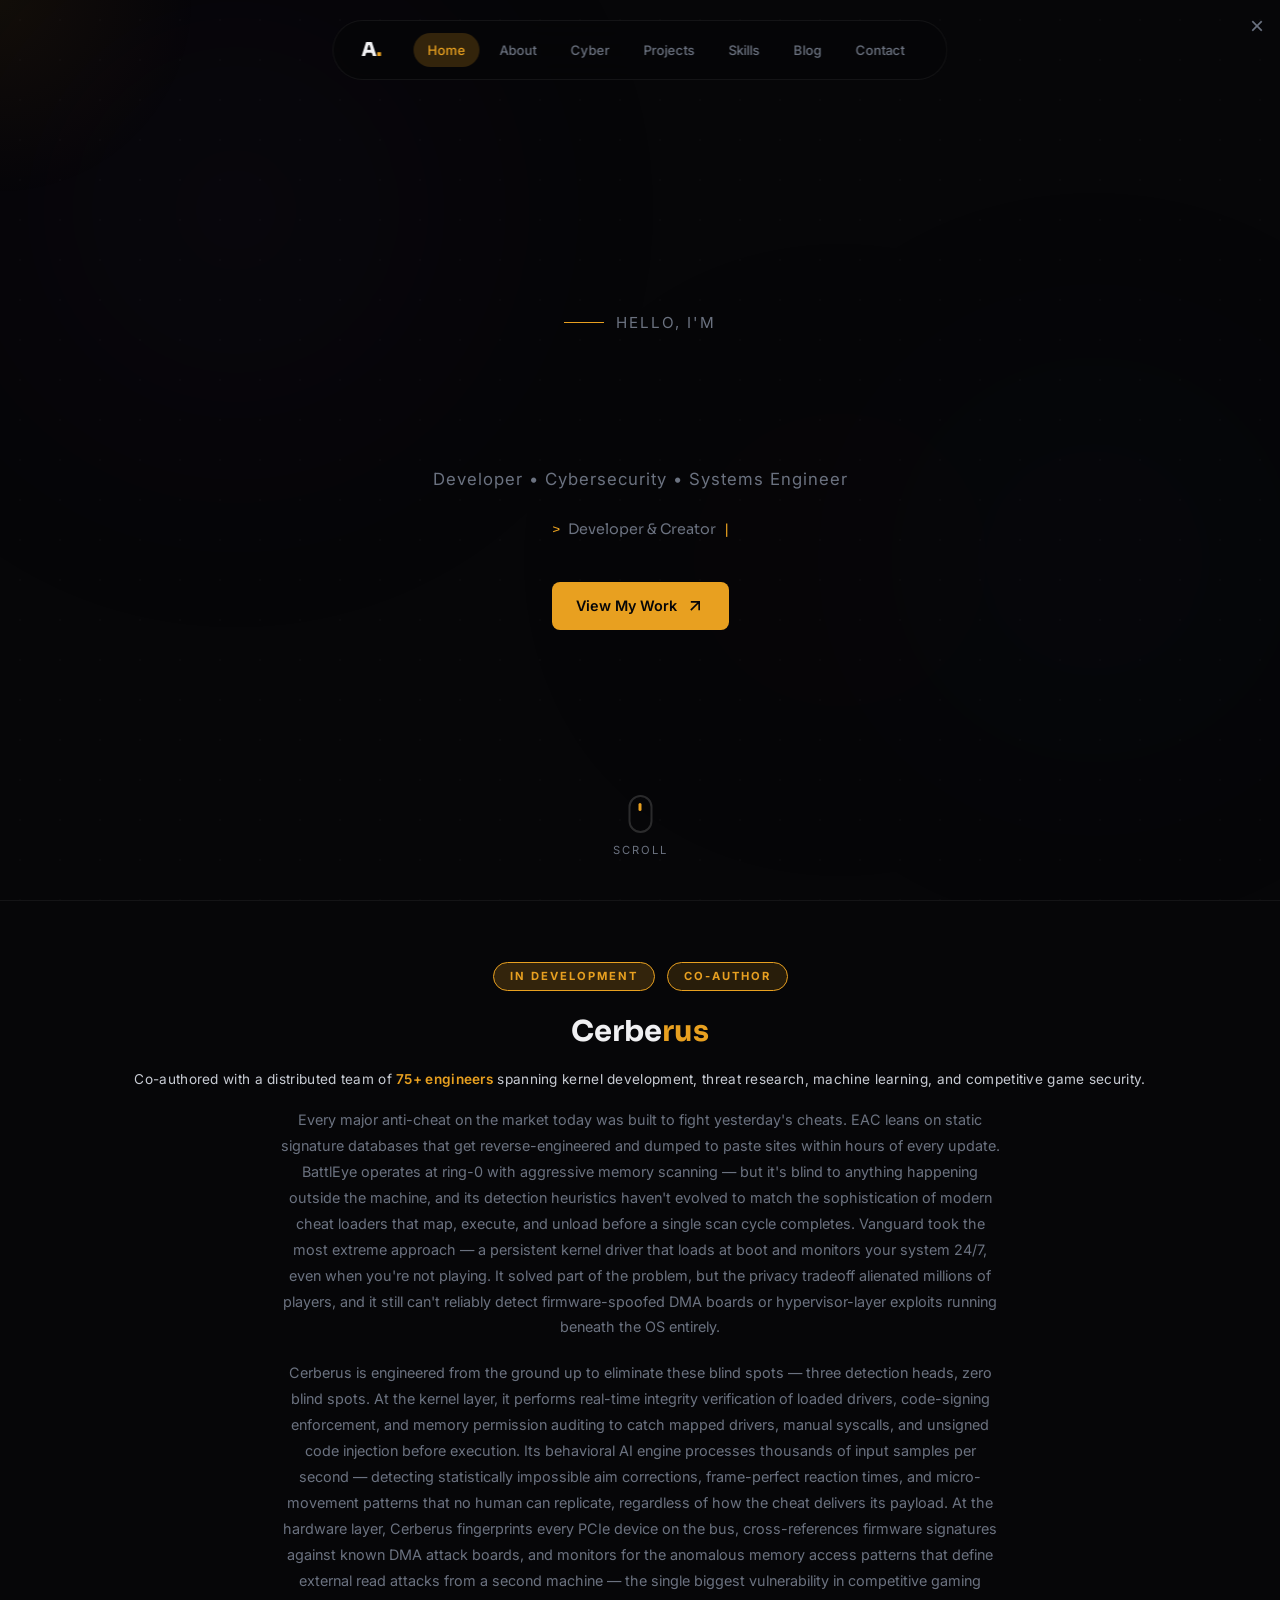
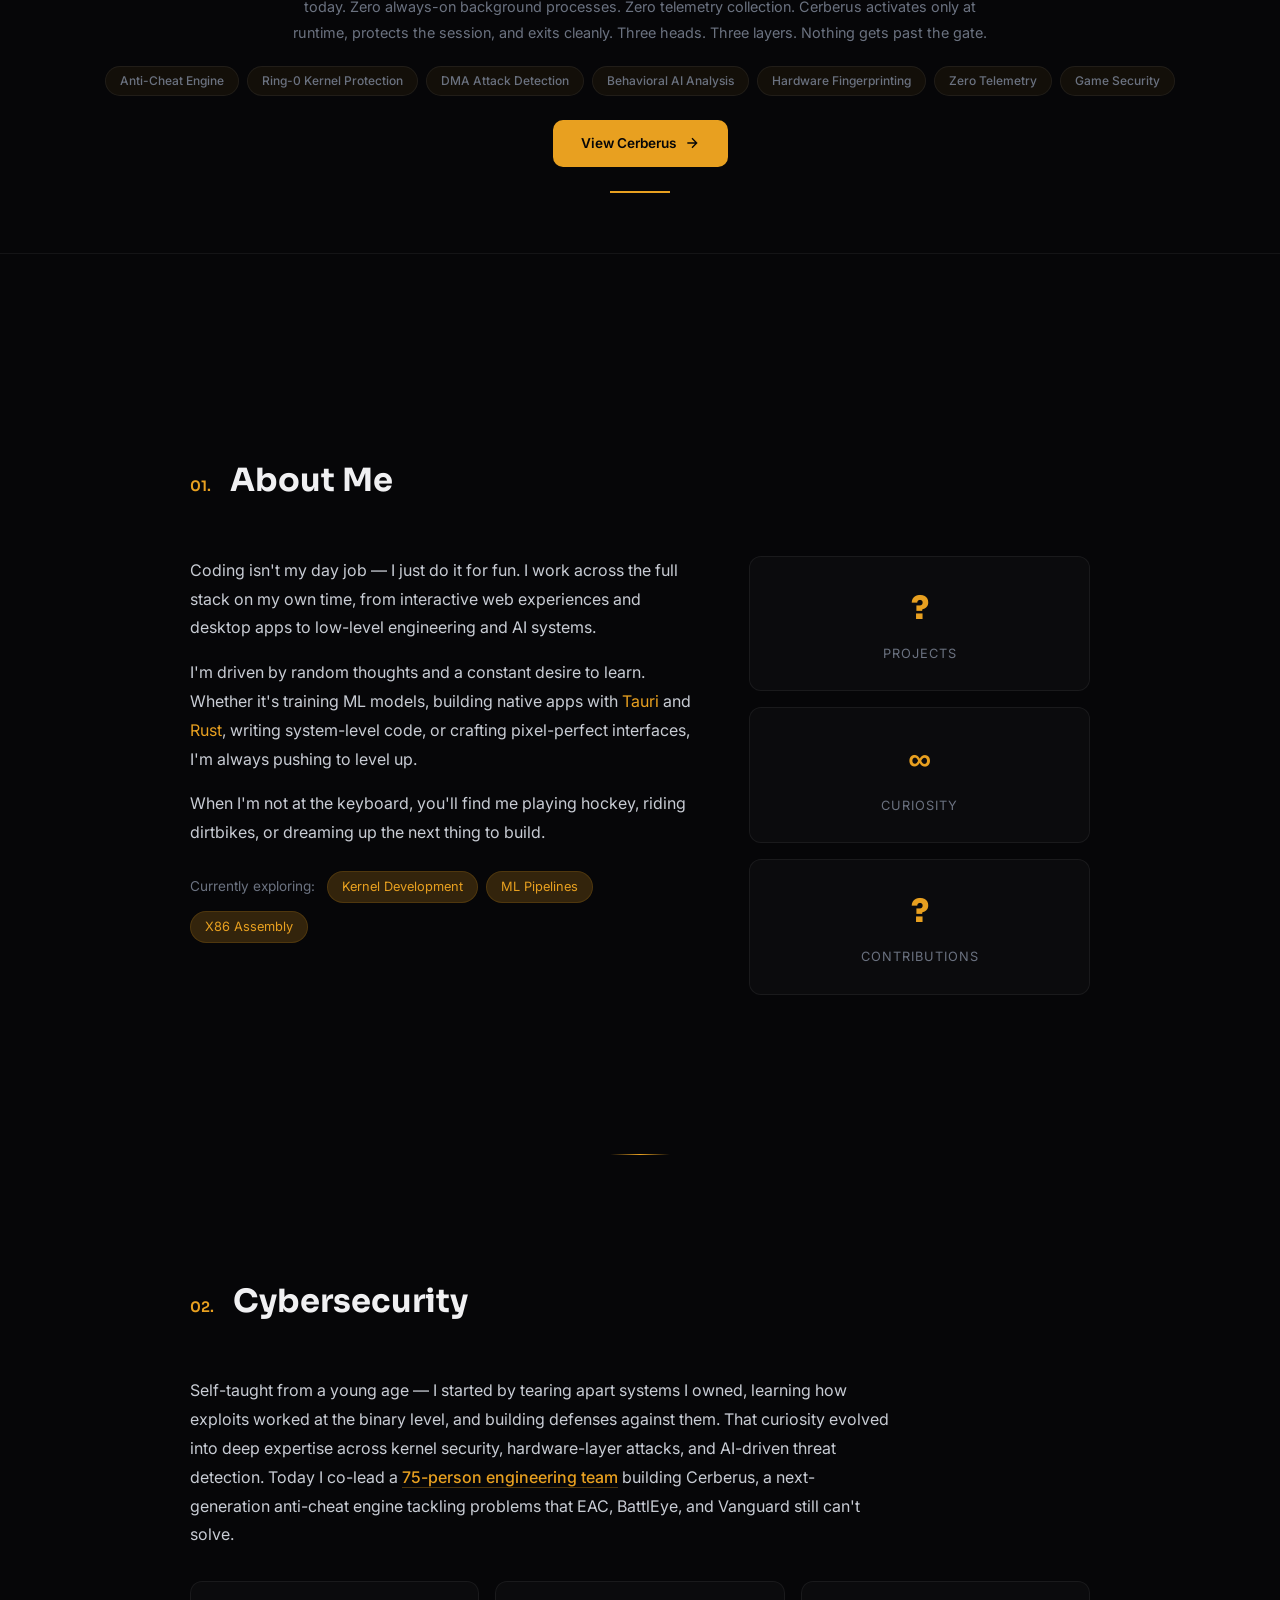
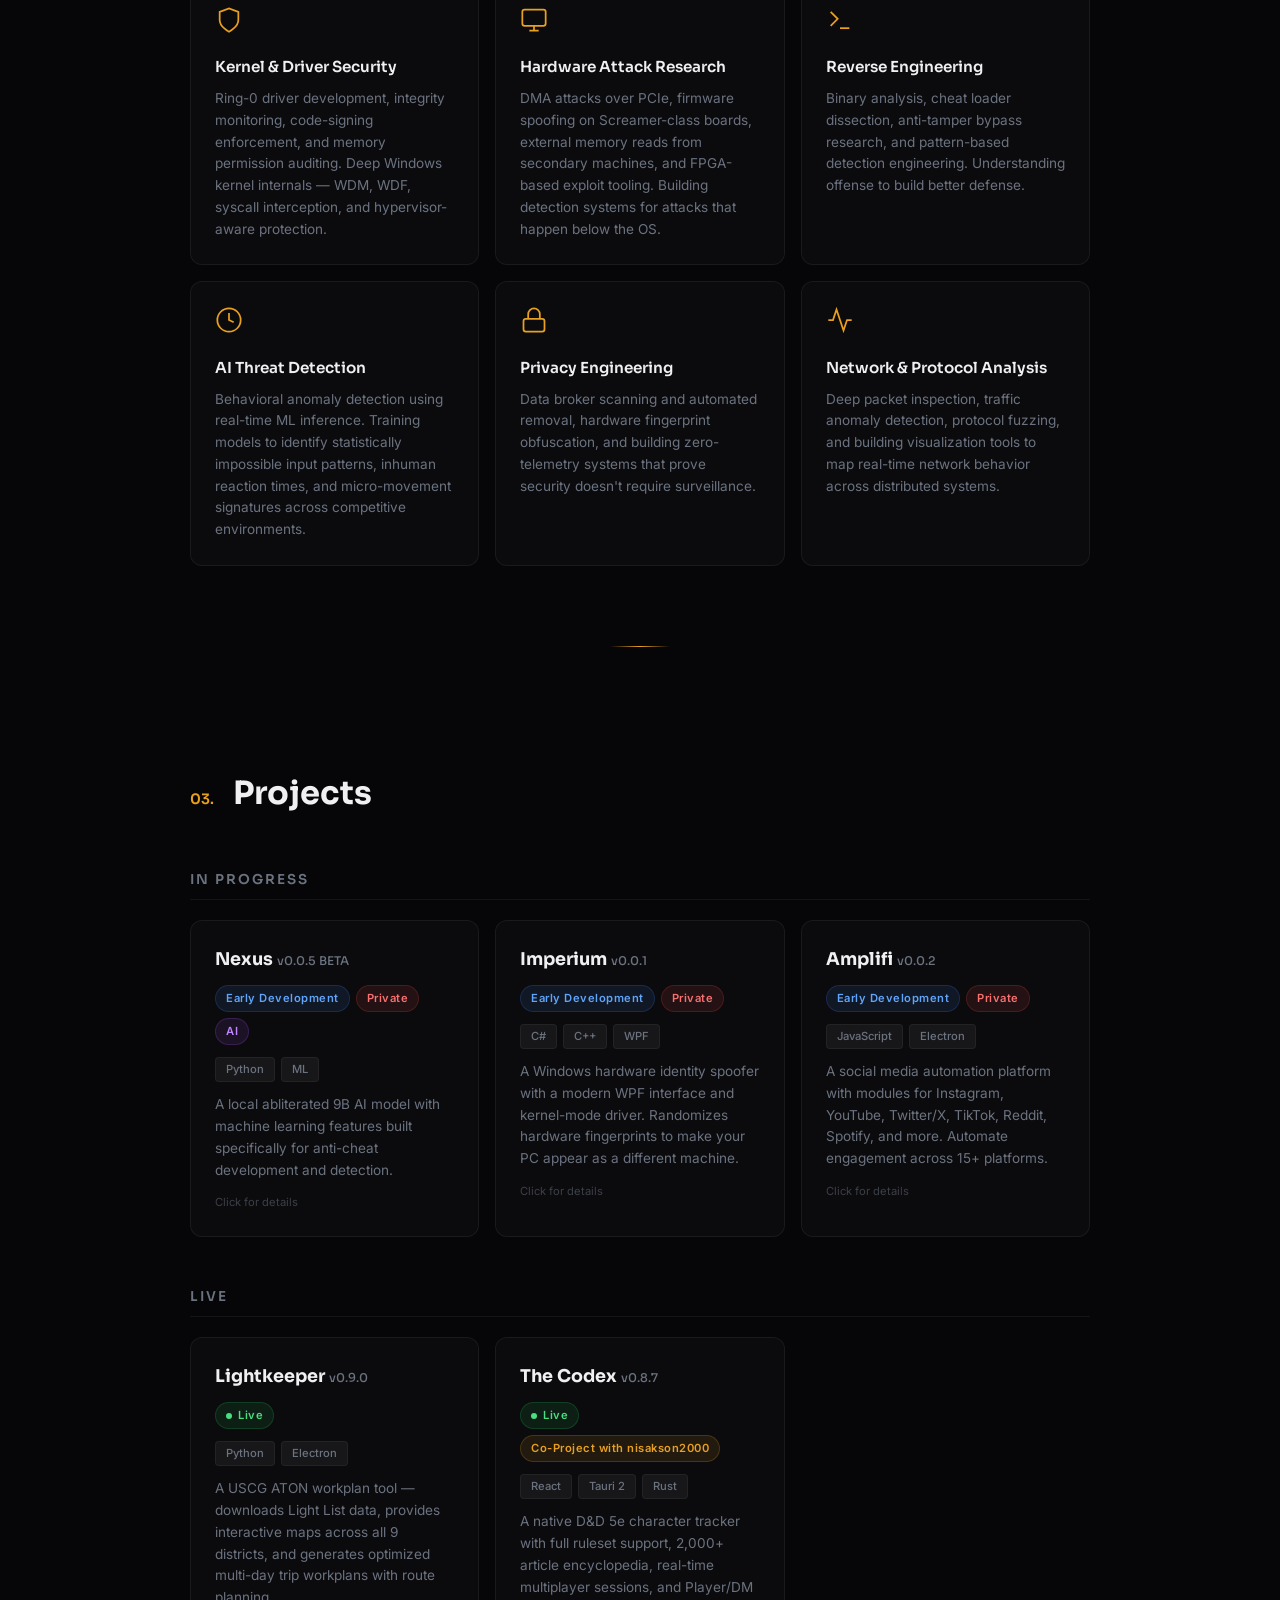
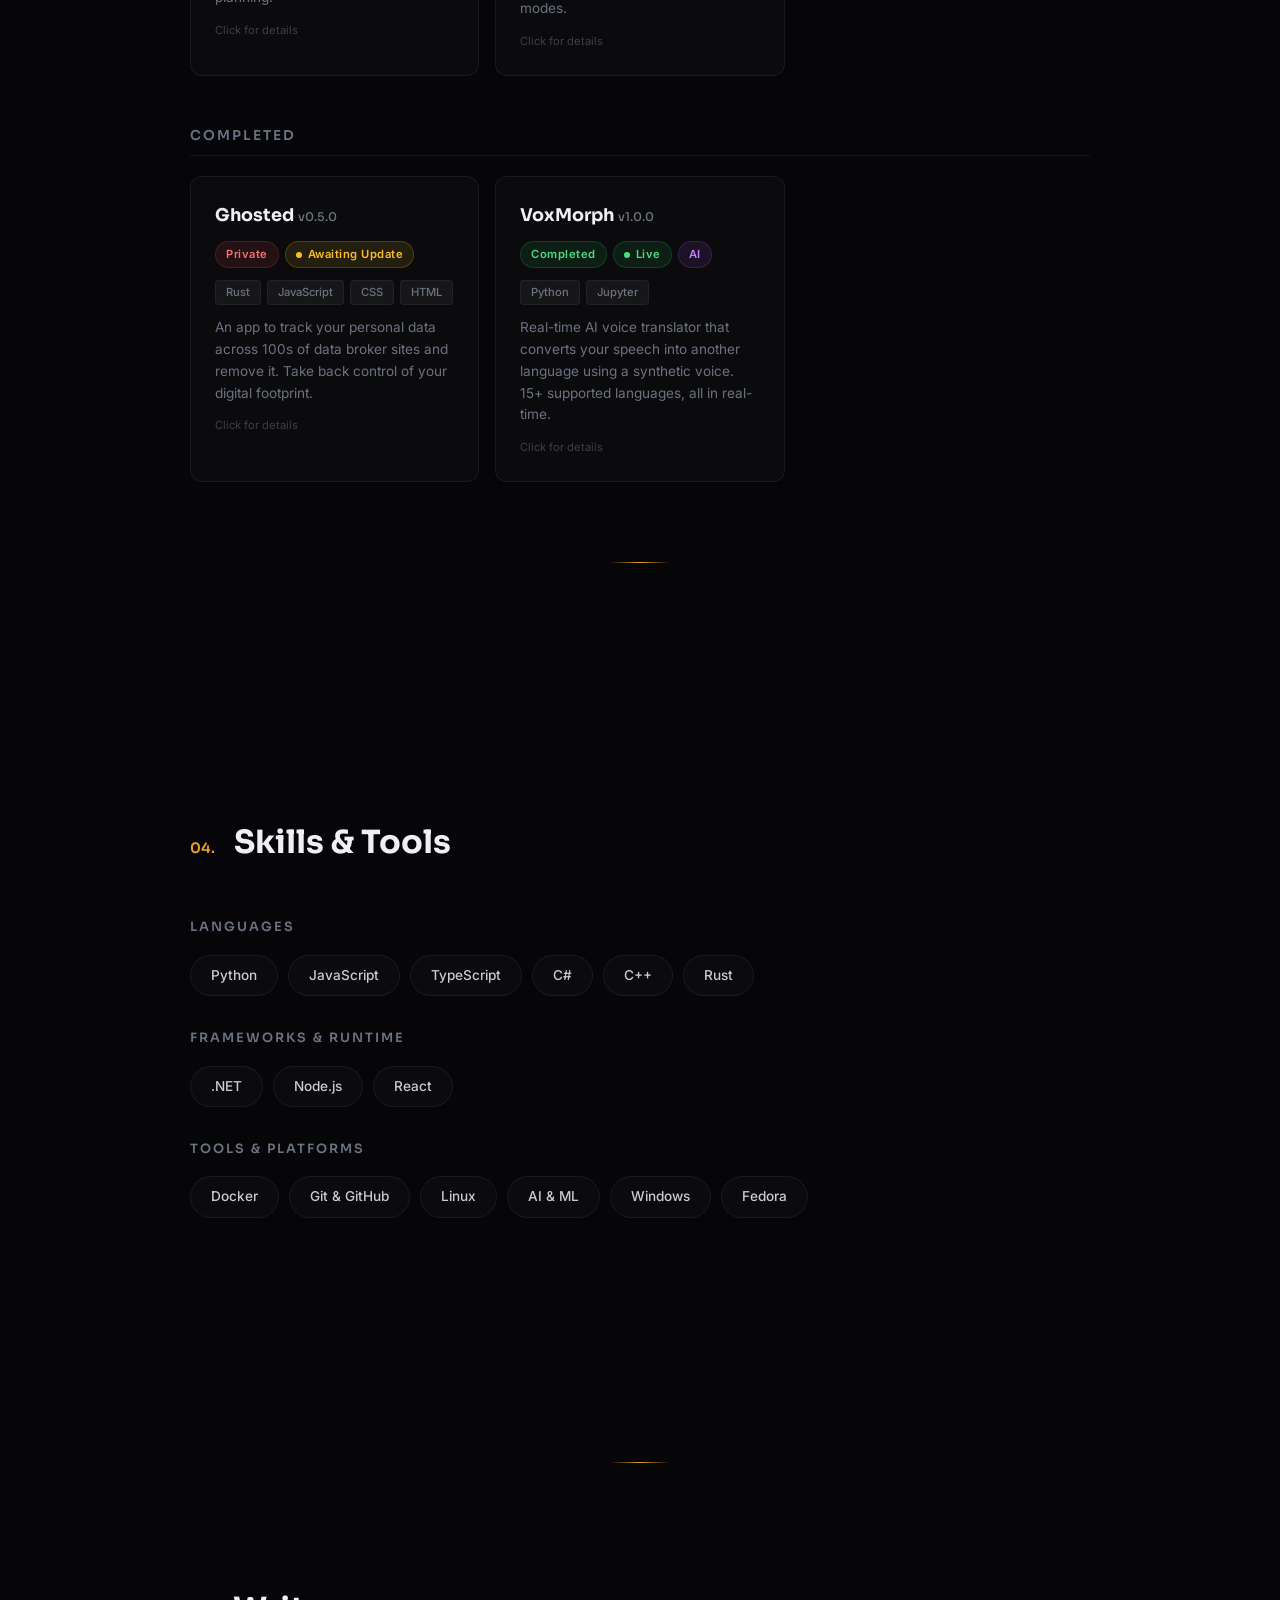
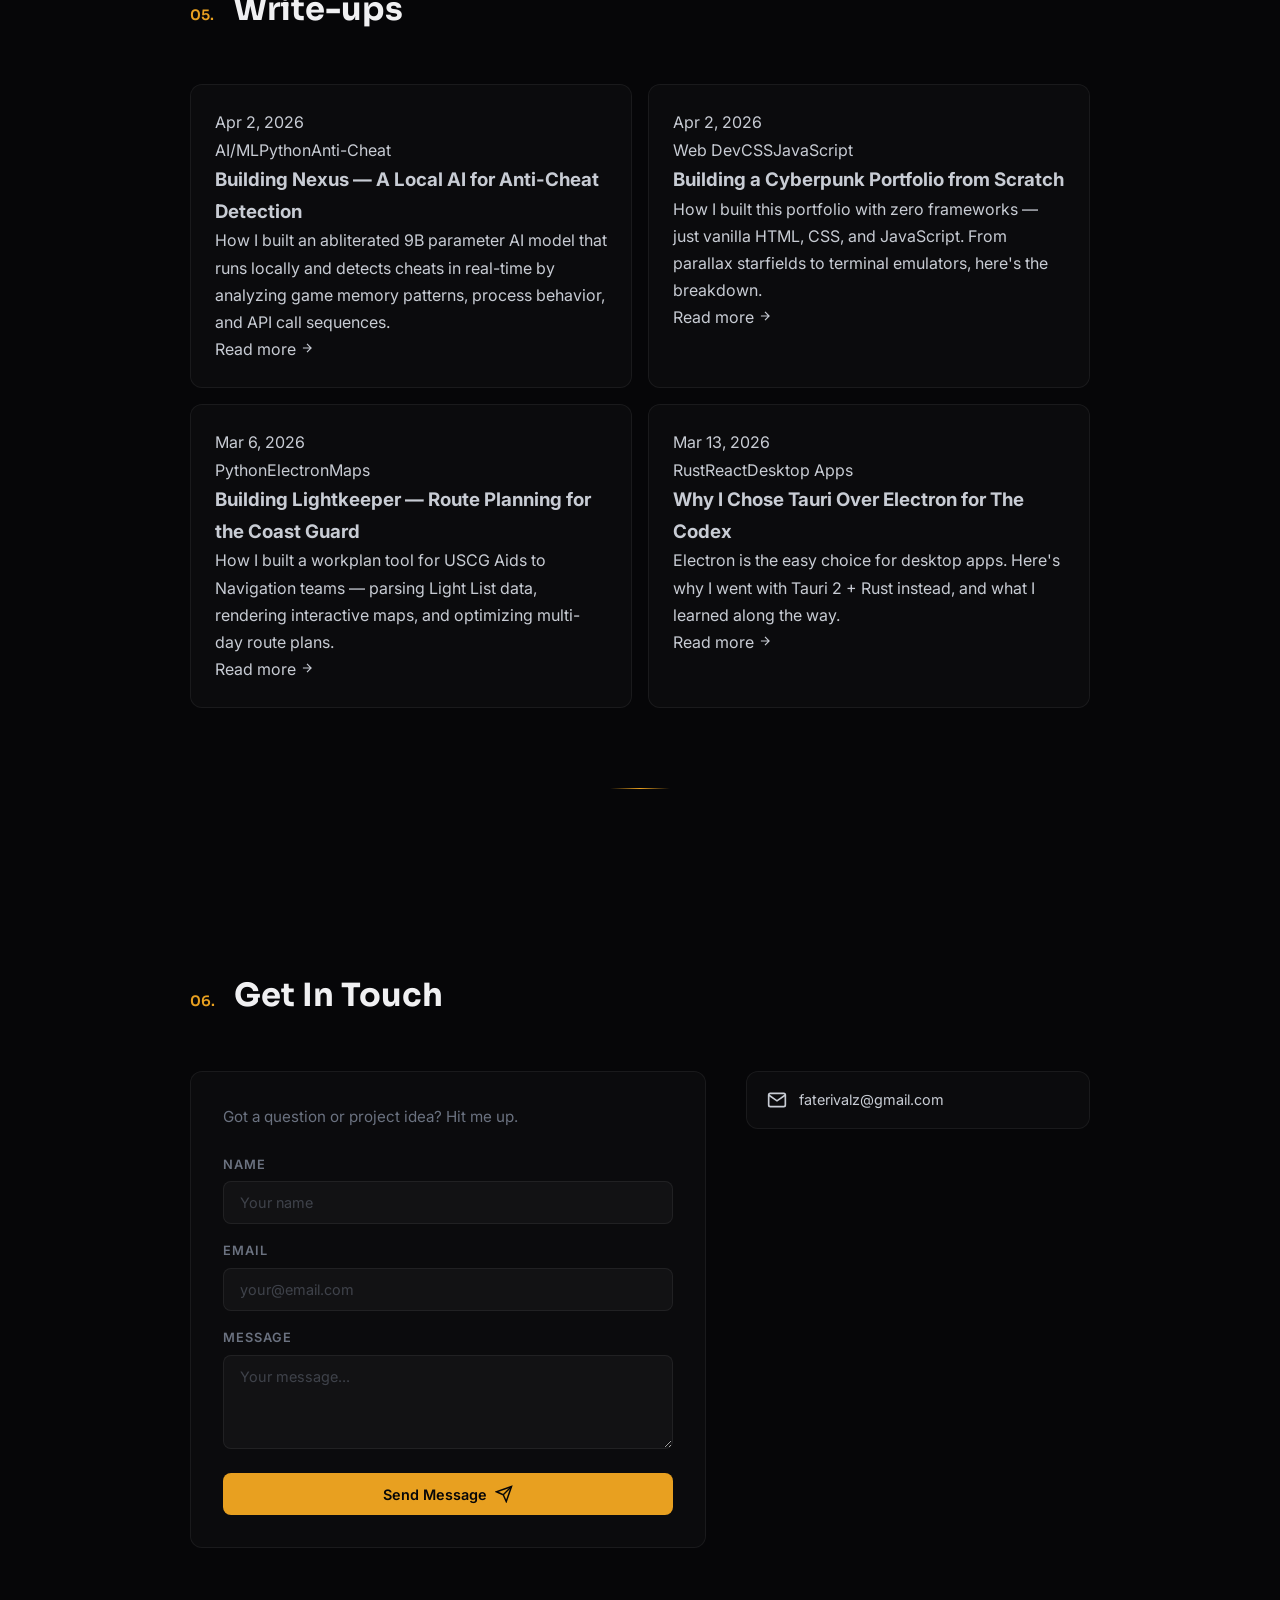
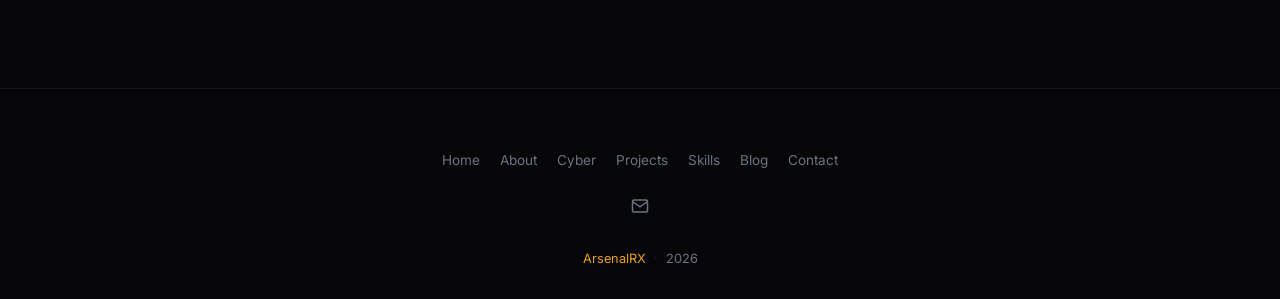
<file: index.html>
<!DOCTYPE html>
<html lang="en">
<head>
  <meta charset="UTF-8" />
  <meta name="viewport" content="width=device-width, initial-scale=1.0" />
  <title>ArsenalRX</title>
  <meta name="description" content="ArsenalRX — Developer, Cybersecurity Enthusiast & Systems Engineer." />
  <meta property="og:title" content="ArsenalRX" />
  <meta property="og:description" content="Developer portfolio — cybersecurity, AI systems, and full-stack projects." />
  <meta property="og:type" content="website" />
  <meta property="og:url" content="https://arsenalrx.github.io" />
  <meta name="theme-color" content="#e8a020" />
  <meta http-equiv="Cache-Control" content="no-cache, no-store, must-revalidate" />
  <meta http-equiv="Pragma" content="no-cache" />
  <meta http-equiv="Expires" content="0" />
  <link rel="icon" href="data:image/svg+xml,<svg xmlns='http://www.w3.org/2000/svg' viewBox='0 0 100 100'><text y='.9em' font-size='90'>&#x26A1;</text></svg>" />
  <link rel="preconnect" href="https://fonts.googleapis.com" />
  <link rel="preconnect" href="https://fonts.gstatic.com" crossorigin />
  <link rel="stylesheet" href="style.css" id="mainStyle" />
  <link href="https://fonts.googleapis.com/css2?family=Sora:wght@300;400;500;600;700;800&family=Inter:wght@300;400;500;600;700&display=swap" rel="stylesheet" />
</head>
<body>

  <!-- Scroll Progress Bar -->
  <div class="scroll-progress" id="scrollProgress"></div>

  <!-- Mesh Gradient Background -->
  <div class="mesh-bg">
    <div class="mesh-blob mesh-1"></div>
    <div class="mesh-blob mesh-2"></div>
    <div class="mesh-blob mesh-3"></div>
  </div>

  <!-- Dot Grid Overlay -->
  <div class="dot-grid"></div>

  <!-- Cursor Glow -->
  <div class="cursor-glow" id="cursorGlow"></div>

  <!-- Back to Top -->
  <button class="top-btn" id="topBtn" aria-label="Back to top">
    <svg width="20" height="20" viewBox="0 0 24 24" fill="none" stroke="currentColor" stroke-width="2"><path d="M18 15l-6-6-6 6"/></svg>
  </button>

  <!-- Nav -->
  <nav class="nav" id="nav">
    <div class="nav-logo">A<span class="accent">.</span></div>
    <div class="nav-links">
      <a href="#home" class="nav-link active" data-section="home">Home</a>
      <a href="#about" class="nav-link" data-section="about">About</a>
      <a href="#cyber" class="nav-link" data-section="cyber">Cyber</a>
      <a href="#projects" class="nav-link" data-section="projects">Projects</a>
      <a href="#skills" class="nav-link" data-section="skills">Skills</a>
      <a href="#blog" class="nav-link" data-section="blog">Blog</a>
      <a href="#contact" class="nav-link" data-section="contact">Contact</a>
    </div>
    <div class="nav-hamburger" id="hamburger"><span></span><span></span><span></span></div>
  </nav>

  <!-- Mobile Menu -->
  <div class="mobile-menu" id="mobileMenu">
    <a href="#home" class="mobile-link">Home</a>
    <a href="#about" class="mobile-link">About</a>
    <a href="#cyber" class="mobile-link">Cyber</a>
    <a href="#projects" class="mobile-link">Projects</a>
    <a href="#skills" class="mobile-link">Skills</a>
    <a href="#blog" class="mobile-link">Blog</a>
    <a href="#contact" class="mobile-link">Contact</a>
  </div>

  <!-- ========== HERO ========== -->
  <section class="section hero" id="home">
    <div class="hero-content">
      <div class="hero-greeting reveal">
        <span class="greeting-line"></span>
        <span class="greeting-text">Hello, I'm</span>
      </div>
      <h1 class="hero-name reveal" id="heroName">Arsenal<span class="accent">RX</span></h1>
      <p class="hero-alias reveal">Developer &bull; Cybersecurity &bull; Systems Engineer</p>
      <div class="hero-tagline reveal">
        <span class="tagline-prefix">&gt;</span>
        <span class="typewriter" id="typewriter"></span>
        <span class="typewriter-cursor">|</span>
      </div>
      <div class="hero-cta reveal">
        <a href="#projects" class="btn btn-primary">
          <span>View My Work</span>
          <svg width="20" height="20" viewBox="0 0 24 24" fill="none" stroke="currentColor" stroke-width="2"><path d="M7 17l9.2-9.2M17 17V7H7"/></svg>
        </a>
      </div>
    </div>
    <div class="scroll-indicator" id="scrollIndicator">
      <div class="scroll-mouse"><div class="scroll-wheel"></div></div>
      <span>Scroll</span>
    </div>
  </section>

  <!-- ========== CERBERUS BANNER ========== -->
  <section class="nightreign-banner reveal" id="nightreign">
    <div class="nightreign-content">
      <div class="nightreign-badge">IN DEVELOPMENT</div>
      <div class="nightreign-badge nightreign-badge-flash">CO-AUTHOR</div>
      <h2 class="nightreign-title">Cerbe<span class="accent">rus</span></h2>
      <p class="nightreign-team">Co-authored with a distributed team of <strong>75+ engineers</strong> spanning kernel development, threat research, machine learning, and competitive game security.</p>
      <p class="nightreign-subtitle">Every major anti-cheat on the market today was built to fight yesterday's cheats. EAC leans on static signature databases that get reverse-engineered and dumped to paste sites within hours of every update. BattlEye operates at ring-0 with aggressive memory scanning — but it's blind to anything happening outside the machine, and its detection heuristics haven't evolved to match the sophistication of modern cheat loaders that map, execute, and unload before a single scan cycle completes. Vanguard took the most extreme approach — a persistent kernel driver that loads at boot and monitors your system 24/7, even when you're not playing. It solved part of the problem, but the privacy tradeoff alienated millions of players, and it still can't reliably detect firmware-spoofed DMA boards or hypervisor-layer exploits running beneath the OS entirely.</p>
      <p class="nightreign-subtitle">Cerberus is engineered from the ground up to eliminate these blind spots — three detection heads, zero blind spots. At the kernel layer, it performs real-time integrity verification of loaded drivers, code-signing enforcement, and memory permission auditing to catch mapped drivers, manual syscalls, and unsigned code injection before execution. Its behavioral AI engine processes thousands of input samples per second — detecting statistically impossible aim corrections, frame-perfect reaction times, and micro-movement patterns that no human can replicate, regardless of how the cheat delivers its payload. At the hardware layer, Cerberus fingerprints every PCIe device on the bus, cross-references firmware signatures against known DMA attack boards, and monitors for the anomalous memory access patterns that define external read attacks from a second machine — the single biggest vulnerability in competitive gaming today. Zero always-on background processes. Zero telemetry collection. Cerberus activates only at runtime, protects the session, and exits cleanly. Three heads. Three layers. Nothing gets past the gate.</p>
      <div class="nightreign-tags">
        <span class="nightreign-tag">Anti-Cheat Engine</span>
        <span class="nightreign-tag">Ring-0 Kernel Protection</span>
        <span class="nightreign-tag">DMA Attack Detection</span>
        <span class="nightreign-tag">Behavioral AI Analysis</span>
        <span class="nightreign-tag">Hardware Fingerprinting</span>
        <span class="nightreign-tag">Zero Telemetry</span>
        <span class="nightreign-tag">Game Security</span>
      </div>
      <a href="https://accerberus.github.io" class="nightreign-cta">
        View Cerberus
        <svg width="16" height="16" viewBox="0 0 24 24" fill="none" stroke="currentColor" stroke-width="2"><path d="M5 12h14M12 5l7 7-7 7"/></svg>
      </a>
      <div class="nightreign-line"></div>
    </div>
  </section>

  <!-- ========== ABOUT ========== -->
  <section class="section" id="about">
    <div class="container">
      <h2 class="section-title reveal"><span class="section-number">01.</span> About Me</h2>
      <div class="about-grid">
        <div class="about-text reveal">
          <p>Coding isn't my day job — I just do it for fun. I work across the full stack on my own time, from interactive web experiences and desktop apps to low-level engineering and AI systems.</p>
          <p>I'm driven by random thoughts and a constant desire to learn. Whether it's training ML models, building native apps with <span class="accent">Tauri</span> and <span class="accent">Rust</span>, writing system-level code, or crafting pixel-perfect interfaces, I'm always pushing to level up.</p>
          <p>When I'm not at the keyboard, you'll find me playing hockey, riding dirtbikes, or dreaming up the next thing to build.</p>
          <div class="currently-learning">
            <span class="learning-label">Currently exploring:</span>
            <span class="learning-pill">Kernel Development</span>
            <span class="learning-pill">ML Pipelines</span>
            <span class="learning-pill">X86 Assembly</span>
          </div>
        </div>
        <div class="about-stats reveal">
          <div class="stat-card">
            <span class="stat-value" id="statProjects">0</span>
            <span class="stat-label">Projects</span>
          </div>
          <div class="stat-card">
            <span class="stat-value">&infin;</span>
            <span class="stat-label">Curiosity</span>
          </div>
          <div class="stat-card">
            <span class="stat-value" id="statContributions">0</span>
            <span class="stat-label">Contributions</span>
          </div>
        </div>
      </div>
    </div>
  </section>

  <!-- ========== CYBERSECURITY ========== -->
  <section class="section" id="cyber">
    <div class="container">
      <h2 class="section-title reveal"><span class="section-number">02.</span> Cybersecurity</h2>
      <div class="cyber-grid reveal">
        <div class="cyber-intro">
          <p>Self-taught from a young age — I started by tearing apart systems I owned, learning how exploits worked at the binary level, and building defenses against them. That curiosity evolved into deep expertise across kernel security, hardware-layer attacks, and AI-driven threat detection. Today I co-lead a <a href="https://accerberus.github.io" class="accent-link">75-person engineering team</a> building Cerberus, a next-generation anti-cheat engine tackling problems that EAC, BattlEye, and Vanguard still can't solve.</p>
        </div>
        <div class="cyber-focus-cards">
          <div class="cyber-card">
            <div class="cyber-card-icon">
              <svg width="28" height="28" viewBox="0 0 24 24" fill="none" stroke="var(--accent)" stroke-width="1.5"><path d="M12 22s8-4 8-10V5l-8-3-8 3v7c0 6 8 10 8 10z"/></svg>
            </div>
            <h4>Kernel & Driver Security</h4>
            <p>Ring-0 driver development, integrity monitoring, code-signing enforcement, and memory permission auditing. Deep Windows kernel internals — WDM, WDF, syscall interception, and hypervisor-aware protection.</p>
          </div>
          <div class="cyber-card">
            <div class="cyber-card-icon">
              <svg width="28" height="28" viewBox="0 0 24 24" fill="none" stroke="var(--accent)" stroke-width="1.5"><rect x="2" y="3" width="20" height="14" rx="2"/><path d="M8 21h8M12 17v4"/></svg>
            </div>
            <h4>Hardware Attack Research</h4>
            <p>DMA attacks over PCIe, firmware spoofing on Screamer-class boards, external memory reads from secondary machines, and FPGA-based exploit tooling. Building detection systems for attacks that happen below the OS.</p>
          </div>
          <div class="cyber-card">
            <div class="cyber-card-icon">
              <svg width="28" height="28" viewBox="0 0 24 24" fill="none" stroke="var(--accent)" stroke-width="1.5"><polyline points="4 17 10 11 4 5"/><line x1="12" y1="19" x2="20" y2="19"/></svg>
            </div>
            <h4>Reverse Engineering</h4>
            <p>Binary analysis, cheat loader dissection, anti-tamper bypass research, and pattern-based detection engineering. Understanding offense to build better defense.</p>
          </div>
          <div class="cyber-card">
            <div class="cyber-card-icon">
              <svg width="28" height="28" viewBox="0 0 24 24" fill="none" stroke="var(--accent)" stroke-width="1.5"><circle cx="12" cy="12" r="10"/><path d="M12 6v6l4 2"/></svg>
            </div>
            <h4>AI Threat Detection</h4>
            <p>Behavioral anomaly detection using real-time ML inference. Training models to identify statistically impossible input patterns, inhuman reaction times, and micro-movement signatures across competitive environments.</p>
          </div>
          <div class="cyber-card">
            <div class="cyber-card-icon">
              <svg width="28" height="28" viewBox="0 0 24 24" fill="none" stroke="var(--accent)" stroke-width="1.5"><rect x="3" y="11" width="18" height="11" rx="2" ry="2"/><path d="M7 11V7a5 5 0 0110 0v4"/></svg>
            </div>
            <h4>Privacy Engineering</h4>
            <p>Data broker scanning and automated removal, hardware fingerprint obfuscation, and building zero-telemetry systems that prove security doesn't require surveillance.</p>
          </div>
          <div class="cyber-card">
            <div class="cyber-card-icon">
              <svg width="28" height="28" viewBox="0 0 24 24" fill="none" stroke="var(--accent)" stroke-width="1.5"><path d="M22 12h-4l-3 9L9 3l-3 9H2"/></svg>
            </div>
            <h4>Network & Protocol Analysis</h4>
            <p>Deep packet inspection, traffic anomaly detection, protocol fuzzing, and building visualization tools to map real-time network behavior across distributed systems.</p>
          </div>
        </div>
      </div>
    </div>
  </section>

  <!-- ========== PROJECTS ========== -->
  <section class="section" id="projects">
    <div class="container">
      <h2 class="section-title reveal"><span class="section-number">03.</span> Projects</h2>

      <h3 class="projects-category-title reveal">In Progress</h3>
      <div class="projects-grid">
        <div class="project-card reveal" data-lang="python">
          <h3 class="project-name">Nexus <span class="project-version">v0.0.5 BETA</span></h3>
          <div class="project-badges">
            <span class="project-badge early-dev">Early Development</span>
            <span class="project-badge private">Private</span>
            <span class="project-badge ai-badge">AI</span>
          </div>
          <div class="project-tags">
            <span class="tech-tag">Python</span>
            <span class="tech-tag">ML</span>
          </div>
          <p class="project-desc">A local abliterated 9B AI model with machine learning features built specifically for anti-cheat development and detection.</p>
          <span class="project-click-hint">Click for details</span>
        </div>

        <div class="project-card reveal" data-lang="csharp">
          <h3 class="project-name">Imperium <span class="project-version">v0.0.1</span></h3>
          <div class="project-badges">
            <span class="project-badge early-dev">Early Development</span>
            <span class="project-badge private">Private</span>
          </div>
          <div class="project-tags">
            <span class="tech-tag">C#</span>
            <span class="tech-tag">C++</span>
            <span class="tech-tag">WPF</span>
          </div>
          <p class="project-desc">A Windows hardware identity spoofer with a modern WPF interface and kernel-mode driver. Randomizes hardware fingerprints to make your PC appear as a different machine.</p>
          <span class="project-click-hint">Click for details</span>
        </div>

        <div class="project-card reveal" data-lang="js">
          <h3 class="project-name">Amplifi <span class="project-version">v0.0.2</span></h3>
          <div class="project-badges">
            <span class="project-badge early-dev">Early Development</span>
            <span class="project-badge private">Private</span>
          </div>
          <div class="project-tags">
            <span class="tech-tag">JavaScript</span>
            <span class="tech-tag">Electron</span>
          </div>
          <p class="project-desc">A social media automation platform with modules for Instagram, YouTube, Twitter/X, TikTok, Reddit, Spotify, and more. Automate engagement across 15+ platforms.</p>
          <span class="project-click-hint">Click for details</span>
        </div>
      </div>

      <h3 class="projects-category-title reveal">Live</h3>
      <div class="projects-grid">
        <div class="project-card reveal" data-lang="python">
          <h3 class="project-name">Lightkeeper <span class="project-version">v0.9.0</span></h3>
          <div class="project-badges">
            <span class="project-badge live-pulse"><span class="pulse-dot"></span> Live</span>
          </div>
          <div class="project-tags">
            <span class="tech-tag">Python</span>
            <span class="tech-tag">Electron</span>
          </div>
          <p class="project-desc">A USCG ATON workplan tool — downloads Light List data, provides interactive maps across all 9 districts, and generates optimized multi-day trip workplans with route planning.</p>
          <span class="project-click-hint">Click for details</span>
        </div>

        <div class="project-card reveal" data-lang="react">
          <h3 class="project-name">The Codex <span class="project-version">v0.8.7</span></h3>
          <div class="project-badges">
            <span class="project-badge live-pulse"><span class="pulse-dot"></span> Live</span>
            <span class="project-badge co-project">Co-Project with nisakson2000</span>
          </div>
          <div class="project-tags">
            <span class="tech-tag">React</span>
            <span class="tech-tag">Tauri 2</span>
            <span class="tech-tag">Rust</span>
          </div>
          <p class="project-desc">A native D&D 5e character tracker with full ruleset support, 2,000+ article encyclopedia, real-time multiplayer sessions, and Player/DM modes.</p>
          <span class="project-click-hint">Click for details</span>
        </div>
      </div>

      <h3 class="projects-category-title reveal">Completed</h3>
      <div class="projects-grid">
        <div class="project-card reveal" data-lang="rust">
          <h3 class="project-name">Ghosted <span class="project-version">v0.5.0</span></h3>
          <div class="project-badges">
            <span class="project-badge private">Private</span>
            <span class="project-badge updating-pulse"><span class="update-dot"></span> Awaiting Update</span>
          </div>
          <div class="project-tags">
            <span class="tech-tag">Rust</span>
            <span class="tech-tag">JavaScript</span>
            <span class="tech-tag">CSS</span>
            <span class="tech-tag">HTML</span>
          </div>
          <p class="project-desc">An app to track your personal data across 100s of data broker sites and remove it. Take back control of your digital footprint.</p>
          <span class="project-click-hint">Click for details</span>
        </div>

        <div class="project-card reveal" data-lang="python">
          <h3 class="project-name">VoxMorph <span class="project-version">v1.0.0</span></h3>
          <div class="project-badges">
            <span class="project-badge completed">Completed</span>
            <span class="project-badge live-pulse"><span class="pulse-dot"></span> Live</span>
            <span class="project-badge ai-badge">AI</span>
          </div>
          <div class="project-tags">
            <span class="tech-tag">Python</span>
            <span class="tech-tag">Jupyter</span>
          </div>
          <p class="project-desc">Real-time AI voice translator that converts your speech into another language using a synthetic voice. 15+ supported languages, all in real-time.</p>
          <span class="project-click-hint">Click for details</span>
        </div>
      </div>

    </div>
  </section>

  <!-- ========== SKILLS ========== -->
  <section class="section" id="skills">
    <div class="container">
      <h2 class="section-title reveal"><span class="section-number">04.</span> Skills & Tools</h2>

      <div class="skills-category reveal">
        <h4 class="skills-category-label">Languages</h4>
        <div class="skills-pills">
          <span class="skill-pill">Python</span>
          <span class="skill-pill">JavaScript</span>
          <span class="skill-pill">TypeScript</span>
          <span class="skill-pill">C#</span>
          <span class="skill-pill">C++</span>
          <span class="skill-pill">Rust</span>
        </div>
      </div>

      <div class="skills-category reveal">
        <h4 class="skills-category-label">Frameworks & Runtime</h4>
        <div class="skills-pills">
          <span class="skill-pill">.NET</span>
          <span class="skill-pill">Node.js</span>
          <span class="skill-pill">React</span>
        </div>
      </div>

      <div class="skills-category reveal">
        <h4 class="skills-category-label">Tools & Platforms</h4>
        <div class="skills-pills">
          <span class="skill-pill">Docker</span>
          <span class="skill-pill">Git & GitHub</span>
          <span class="skill-pill">Linux</span>
          <span class="skill-pill">AI & ML</span>
          <span class="skill-pill">Windows</span>
          <span class="skill-pill">Fedora</span>
        </div>
      </div>
    </div>
  </section>

  <!-- ========== BLOG ========== -->
  <section class="section" id="blog">
    <div class="container">
      <h2 class="section-title reveal"><span class="section-number">05.</span> Write-ups</h2>
      <div class="blog-grid" id="blogGrid"></div>
    </div>
  </section>

  <!-- ========== CONTACT ========== -->
  <section class="section" id="contact">
    <div class="container">
      <h2 class="section-title reveal"><span class="section-number">06.</span> Get In Touch</h2>
      <div class="contact-grid reveal">
        <div class="contact-form-card">
          <p class="contact-text">Got a question or project idea? Hit me up.</p>
          <form class="contact-form" id="contactForm" action="https://formspree.io/f/mbdppgnv" method="POST">
            <div class="form-group">
              <label for="contactName">Name</label>
              <input type="text" id="contactName" name="name" placeholder="Your name" required />
            </div>
            <div class="form-group">
              <label for="contactEmail">Email</label>
              <input type="email" id="contactEmail" name="email" placeholder="your@email.com" required />
            </div>
            <div class="form-group">
              <label for="contactMessage">Message</label>
              <textarea id="contactMessage" name="message" rows="4" placeholder="Your message..." required></textarea>
            </div>
            <button type="submit" class="btn btn-primary contact-submit">
              <span>Send Message</span>
              <svg width="18" height="18" viewBox="0 0 24 24" fill="none" stroke="currentColor" stroke-width="2"><line x1="22" y1="2" x2="11" y2="13"/><polygon points="22 2 15 22 11 13 2 9 22 2"/></svg>
            </button>
          </form>
          <div class="transmission-sent" id="transmissionSent">
            <p>Message sent successfully!</p>
          </div>
        </div>
        <div class="contact-info reveal">
          <div class="contact-links">
            <a href="mailto:faterivalz@gmail.com" class="contact-link-item">
              <svg width="20" height="20" viewBox="0 0 24 24" fill="none" stroke="currentColor" stroke-width="2"><path d="M4 4h16c1.1 0 2 .9 2 2v12c0 1.1-.9 2-2 2H4c-1.1 0-2-.9-2-2V6c0-1.1.9-2 2-2z"/><polyline points="22,6 12,13 2,6"/></svg>
              <span>faterivalz@gmail.com</span>
            </a>
          </div>
        </div>
      </div>
    </div>
  </section>

  <!-- Footer -->
  <footer class="footer">
    <div class="footer-nav">
      <a href="#home">Home</a>
      <a href="#about">About</a>
      <a href="#cyber">Cyber</a>
      <a href="#projects">Projects</a>
      <a href="#skills">Skills</a>
      <a href="#blog">Blog</a>
      <a href="#contact">Contact</a>
    </div>
    <div class="footer-social">
      <a href="mailto:faterivalz@gmail.com" aria-label="Email">
        <svg width="18" height="18" viewBox="0 0 24 24" fill="none" stroke="currentColor" stroke-width="2"><path d="M4 4h16c1.1 0 2 .9 2 2v12c0 1.1-.9 2-2 2H4c-1.1 0-2-.9-2-2V6c0-1.1.9-2 2-2z"/><polyline points="22,6 12,13 2,6"/></svg>
      </a>
    </div>
    <div class="footer-content" id="footerContent">
      <span class="accent">ArsenalRX</span>
      <span class="footer-dot">&middot;</span>
      <span id="currentYear"></span>
    </div>
  </footer>

  <!-- Project detail modal -->
  <div class="project-modal-overlay" id="projectModal">
    <div class="project-modal">
      <button class="modal-close" id="modalClose">&times;</button>
      <h3 class="modal-title" id="modalTitle"></h3>
      <div class="modal-badges" id="modalBadges"></div>
      <div class="modal-tags" id="modalTags"></div>
      <p class="modal-desc" id="modalDesc"></p>
      <div class="modal-details" id="modalDetails"></div>
      <div class="modal-link-row" id="modalLinkRow"></div>
    </div>
  </div>

  <!-- ========== SCRIPT LOADER ========== -->
  <script>
    var t = Date.now();
    document.getElementById('mainStyle').href = 'style.css?t=' + t;
    var jsFiles = [
      'js/constants.js',
      'js/typewriter.js',
      'js/nav.js',
      'js/projects.js',
      'js/blog.js',
      'js/contact.js',
      'js/animations.js',
      'js/init.js'
    ];
    jsFiles.forEach(function(file) {
      if (file) {
        var s = document.createElement('script');
        s.src = file + '?t=' + t;
        s.async = false;
        document.body.appendChild(s);
      }
    });
  </script>
</body>
</html>
</file>
<file: style.css>
/* ========== RESET & BASE ========== */
*, *::before, *::after { margin: 0; padding: 0; box-sizing: border-box; }

:root {
  --bg: #060608;
  --bg-card: rgba(255, 255, 255, 0.025);
  --bg-card-hover: rgba(255, 255, 255, 0.05);
  --text: #c8ccd4;
  --text-dim: #6b7280;
  --text-bright: #f0f0f2;
  --accent: #e8a020;
  --accent-glow: rgba(232, 160, 32, 0.2);
  --accent-hover: #f0be50;
  --border: rgba(255, 255, 255, 0.06);
  --border-hover: rgba(232, 160, 32, 0.3);
  --radius: 12px;
  --transition: 0.3s cubic-bezier(0.4, 0, 0.2, 1);
}

html { scroll-behavior: smooth; scrollbar-width: thin; scrollbar-color: var(--accent) var(--bg); }

body {
  font-family: 'Inter', -apple-system, sans-serif;
  background: var(--bg);
  color: var(--text);
  overflow-x: hidden;
  line-height: 1.7;
}

a { color: inherit; text-decoration: none; }
strong { color: var(--text-bright); font-weight: 600; }
.accent { color: var(--accent); }

/* ========== SCROLL PROGRESS ========== */
.scroll-progress {
  position: fixed; top: 0; left: 0; height: 2px; width: 0%;
  background: linear-gradient(90deg, var(--accent), var(--accent-hover));
  z-index: 10000; transition: width 0.1s linear;
}

/* ========== MESH GRADIENT BACKGROUND ========== */
.mesh-bg {
  position: fixed; top: 0; left: 0; width: 100%; height: 100%;
  z-index: -2; overflow: hidden;
}
.mesh-blob {
  position: absolute; border-radius: 50%; filter: blur(120px); opacity: 0.08;
}
.mesh-1 {
  width: 600px; height: 600px; top: -10%; left: -5%;
  background: radial-gradient(circle, #3a1a5e, transparent);
  animation: meshDrift1 30s ease-in-out infinite;
}
.mesh-2 {
  width: 500px; height: 500px; bottom: 10%; right: -5%;
  background: radial-gradient(circle, #1a2a4e, transparent);
  animation: meshDrift2 35s ease-in-out infinite;
}
.mesh-3 {
  width: 400px; height: 400px; top: 40%; left: 50%;
  background: radial-gradient(circle, #2a1a1a, transparent);
  animation: meshDrift3 25s ease-in-out infinite;
}
@keyframes meshDrift1 { 0%, 100% { transform: translate(0, 0); } 50% { transform: translate(80px, 60px); } }
@keyframes meshDrift2 { 0%, 100% { transform: translate(0, 0); } 50% { transform: translate(-60px, -40px); } }
@keyframes meshDrift3 { 0%, 100% { transform: translate(0, 0); } 50% { transform: translate(40px, -50px); } }

/* ========== DOT GRID ========== */
.dot-grid {
  position: fixed; top: 0; left: 0; width: 100%; height: 100%;
  z-index: -1; pointer-events: none; opacity: 0.3;
  background-image: radial-gradient(circle, rgba(255,255,255,0.07) 1px, transparent 1px);
  background-size: 40px 40px;
}

/* ========== BACK TO TOP ========== */
.top-btn {
  position: fixed; bottom: 30px; right: 30px; z-index: 999;
  width: 44px; height: 44px; border-radius: 50%;
  background: var(--bg-card); border: 1px solid var(--border);
  color: var(--text-dim); cursor: pointer;
  display: flex; align-items: center; justify-content: center;
  opacity: 0; transform: translateY(10px);
  transition: all var(--transition); pointer-events: none;
}
.top-btn.visible { opacity: 1; transform: translateY(0); pointer-events: auto; }
.top-btn:hover { color: var(--accent); border-color: var(--border-hover); }

/* ========== NAV ========== */
.nav {
  position: fixed; top: 20px; left: 50%; transform: translateX(-50%);
  z-index: 1000; display: flex; align-items: center; gap: 32px;
  padding: 12px 28px; border-radius: 50px;
  background: rgba(6, 6, 8, 0.85); backdrop-filter: blur(20px);
  border: 1px solid var(--border);
  transition: all var(--transition);
}
.nav.scrolled { border-color: var(--border-hover); box-shadow: 0 4px 30px rgba(0,0,0,0.3); }
.nav-logo { font-family: 'Sora', sans-serif; font-weight: 800; font-size: 1.2rem; color: var(--text-bright); }
.nav-links { display: flex; gap: 6px; }
.nav-link {
  font-size: 0.82rem; font-weight: 500; padding: 6px 14px;
  border-radius: 20px; color: var(--text-dim);
  transition: all var(--transition);
}
.nav-link:hover, .nav-link.active { color: var(--accent); }
.nav-link.active { background: var(--accent-glow); }
.nav-hamburger {
  display: none; flex-direction: column; gap: 5px; cursor: pointer; padding: 6px;
}
.nav-hamburger span {
  display: block; width: 22px; height: 2px; background: var(--text-dim);
  border-radius: 2px; transition: all var(--transition);
}
.nav-hamburger.open span:nth-child(1) { transform: rotate(45deg) translate(4px, 5px); }
.nav-hamburger.open span:nth-child(2) { opacity: 0; }
.nav-hamburger.open span:nth-child(3) { transform: rotate(-45deg) translate(4px, -5px); }

/* ========== MOBILE MENU ========== */
.mobile-menu {
  position: fixed; top: 0; left: 0; width: 100%; height: 100vh;
  z-index: 999; display: none; flex-direction: column;
  align-items: center; justify-content: center; gap: 20px;
  background: rgba(6, 6, 8, 0.97); backdrop-filter: blur(20px);
}
.mobile-menu.open { display: flex; }
.mobile-link {
  font-family: 'Sora', sans-serif; font-size: 1.4rem; font-weight: 600;
  color: var(--text-dim); transition: color var(--transition);
}
.mobile-link:hover { color: var(--accent); }

@media (max-width: 768px) {
  .nav-links { display: none; }
  .nav-hamburger { display: flex; }
}

/* ========== SECTIONS ========== */
.section {
  min-height: 100vh; display: flex; align-items: center;
  padding: 120px 20px 80px;
  position: relative;
}
.container { max-width: 900px; margin: 0 auto; width: 100%; }

.section-title {
  font-family: 'Sora', sans-serif; font-size: 2rem; font-weight: 700;
  color: var(--text-bright); margin-bottom: 48px;
}
.section-number {
  color: var(--accent); font-size: 0.9rem; font-weight: 600;
  margin-right: 12px;
}

/* ========== SECTION DIVIDERS ========== */
.section + .section::before {
  content: ''; position: absolute; top: 0; left: 50%;
  transform: translateX(-50%); width: 60px; height: 1px;
  background: linear-gradient(90deg, transparent, var(--accent), transparent);
}

/* ========== REVEAL ANIMATION ========== */
.reveal {
  opacity: 0; transform: translateY(30px);
  transition: opacity 0.6s ease, transform 0.6s ease;
}
.reveal.visible { opacity: 1; transform: translateY(0); }

/* ========== HERO ========== */
.hero { text-align: center; }
.hero-content { max-width: 700px; margin: 0 auto; }
.hero-greeting { display: flex; align-items: center; justify-content: center; gap: 12px; margin-bottom: 16px; }
.greeting-line { width: 40px; height: 1px; background: var(--accent); }
.greeting-text { font-size: 0.95rem; color: var(--text-dim); font-weight: 400; letter-spacing: 2px; text-transform: uppercase; }
.hero-name {
  font-family: 'Sora', sans-serif; font-size: clamp(3rem, 8vw, 5.5rem);
  font-weight: 800; color: var(--text-bright);
  background: linear-gradient(135deg, var(--text-bright) 0%, var(--accent) 100%);
  -webkit-background-clip: text; -webkit-text-fill-color: transparent;
  background-clip: text; line-height: 1.1; margin-bottom: 16px;
}
.hero-alias { font-size: 1.05rem; color: var(--text-dim); margin-bottom: 24px; letter-spacing: 1px; }
.hero-tagline { display: flex; align-items: center; justify-content: center; gap: 8px; margin-bottom: 40px; font-family: 'Sora', monospace; font-size: 0.9rem; color: var(--text-dim); }
.tagline-prefix { color: var(--accent); }
.typewriter-cursor { color: var(--accent); animation: blink 1s step-end infinite; }
@keyframes blink { 0%, 100% { opacity: 1; } 50% { opacity: 0; } }

/* ========== BUTTONS ========== */
.btn {
  display: inline-flex; align-items: center; gap: 8px;
  padding: 12px 24px; border-radius: 8px; font-size: 0.9rem;
  font-weight: 600; cursor: pointer; transition: all var(--transition);
  border: none; font-family: 'Inter', sans-serif;
}
.btn-primary {
  background: var(--accent); color: #060608;
}
.btn-primary:hover { background: var(--accent-hover); transform: translateY(-2px); box-shadow: 0 8px 30px var(--accent-glow); }
.btn-ghost {
  background: transparent; color: var(--text);
  border: 1px solid var(--border);
}
.btn-ghost:hover { border-color: var(--accent); color: var(--accent); }
.hero-cta { display: flex; gap: 16px; justify-content: center; flex-wrap: wrap; }

/* ========== SCROLL INDICATOR ========== */
.scroll-indicator {
  position: absolute; bottom: 40px; left: 50%; transform: translateX(-50%);
  display: flex; flex-direction: column; align-items: center; gap: 8px;
  color: var(--text-dim); font-size: 0.7rem; letter-spacing: 2px; text-transform: uppercase;
  animation: scrollFloat 2s ease-in-out infinite;
}
.scroll-mouse {
  width: 24px; height: 38px; border-radius: 12px;
  border: 2px solid rgba(255,255,255,0.15);
}
.scroll-wheel {
  width: 3px; height: 8px; border-radius: 2px;
  background: var(--accent); margin: 6px auto 0;
  animation: scrollWheel 2s ease-in-out infinite;
}
@keyframes scrollFloat { 0%, 100% { transform: translateX(-50%) translateY(0); } 50% { transform: translateX(-50%) translateY(8px); } }
@keyframes scrollWheel { 0% { opacity: 1; transform: translateY(0); } 100% { opacity: 0; transform: translateY(12px); } }

/* ========== NIGHTREIGN BANNER ========== */
.nightreign-banner {
  padding: 60px 20px; text-align: center;
  border-top: 1px solid var(--border); border-bottom: 1px solid var(--border);
  position: relative;
}
.nightreign-badge {
  display: inline-block; padding: 4px 16px; border-radius: 20px;
  font-size: 0.7rem; font-weight: 700; letter-spacing: 2px;
  background: var(--accent-glow); color: var(--accent);
  border: 1px solid var(--accent); margin: 0 4px 16px;
}
.nightreign-badge-flash {
  animation: badgeFlash 2s ease-in-out infinite;
  background: rgba(232,160,32,0.15); border-color: var(--accent);
}
@keyframes badgeFlash {
  0%, 100% { opacity: 1; box-shadow: 0 0 6px rgba(232,160,32,0.3); }
  50% { opacity: 0.5; box-shadow: 0 0 20px rgba(232,160,32,0.6); }
}
.nightreign-team {
  font-size: 0.85rem; color: var(--text); margin-bottom: 16px; font-weight: 400;
  letter-spacing: 0.3px;
}
.nightreign-team strong { color: var(--accent); font-weight: 600; }
.nightreign-title { font-family: 'Sora', sans-serif; font-size: 1.8rem; font-weight: 700; color: var(--text-bright); margin-bottom: 12px; }
.nightreign-subtitle { color: var(--text-dim); font-size: 0.9rem; margin-bottom: 20px; max-width: 720px; margin-left: auto; margin-right: auto; line-height: 1.8; }
.nightreign-tags { display: flex; gap: 8px; justify-content: center; flex-wrap: wrap; margin-bottom: 24px; }
.nightreign-tag { padding: 4px 14px; border-radius: 20px; font-size: 0.75rem; font-weight: 500; background: rgba(232,160,32,0.06); color: var(--text-dim); border: 1px solid var(--border); }
.nightreign-cta {
  display: inline-flex; align-items: center; gap: 8px;
  padding: 12px 28px; border-radius: 10px; font-size: 0.85rem; font-weight: 600;
  background: var(--accent); color: #060608; text-decoration: none;
  transition: all 0.25s; margin-bottom: 24px;
}
.nightreign-cta:hover { background: #d09018; transform: translateY(-2px); box-shadow: 0 8px 30px rgba(232,160,32,0.3); }
.nightreign-line { width: 60px; height: 2px; background: var(--accent); margin: 0 auto; }

/* ========== ABOUT ========== */
.about-grid { display: grid; grid-template-columns: 1.5fr 1fr; gap: 48px; align-items: start; }
.about-text p { margin-bottom: 16px; color: var(--text); line-height: 1.8; }
.currently-learning { margin-top: 24px; display: flex; flex-wrap: wrap; gap: 8px; align-items: center; }
.learning-label { font-size: 0.85rem; color: var(--text-dim); margin-right: 4px; }
.learning-pill {
  padding: 4px 14px; border-radius: 20px; font-size: 0.8rem;
  background: var(--accent-glow); color: var(--accent);
  border: 1px solid rgba(232, 160, 32, 0.15);
}
.about-stats { display: flex; flex-direction: column; gap: 16px; }
.stat-card {
  padding: 24px; border-radius: var(--radius);
  background: var(--bg-card); border: 1px solid var(--border);
  text-align: center; transition: all var(--transition);
}
.stat-card:hover { border-color: var(--border-hover); transform: translateY(-2px); }
.stat-value {
  display: block; font-family: 'Sora', sans-serif; font-size: 2rem;
  font-weight: 800; color: var(--accent); margin-bottom: 4px;
}
.stat-label { font-size: 0.8rem; color: var(--text-dim); text-transform: uppercase; letter-spacing: 1px; }

@media (max-width: 768px) {
  .about-grid { grid-template-columns: 1fr; }
  .about-stats { flex-direction: row; }
  .stat-card { flex: 1; }
}

/* ========== CYBERSECURITY ========== */
.cyber-grid { display: flex; flex-direction: column; gap: 32px; }
.cyber-intro p { font-size: 1rem; line-height: 1.8; color: var(--text); max-width: 700px; }
.cyber-focus-cards { display: grid; grid-template-columns: repeat(3, 1fr); gap: 16px; }
@media (max-width: 900px) { .cyber-focus-cards { grid-template-columns: repeat(2, 1fr); } }
@media (max-width: 600px) { .cyber-focus-cards { grid-template-columns: 1fr; } }
.cyber-card {
  padding: 24px; border-radius: var(--radius);
  background: var(--bg-card); border: 1px solid var(--border);
  transition: all var(--transition); position: relative;
}
.cyber-card::before {
  content: ''; position: absolute; top: 0; left: 0; width: 2px; height: 100%;
  background: var(--accent); opacity: 0; transition: opacity 0.3s ease;
  border-radius: var(--radius) 0 0 var(--radius);
}
.cyber-card:hover { border-color: var(--border-hover); transform: translateY(-3px); }
.cyber-card:hover::before { opacity: 1; }
.cyber-card-icon { margin-bottom: 12px; }
.cyber-card h4 { font-family: 'Sora', sans-serif; font-size: 0.95rem; color: var(--text-bright); margin-bottom: 8px; font-weight: 600; }
.cyber-card p { font-size: 0.85rem; line-height: 1.6; color: var(--text-dim); }
.accent-link { color: var(--accent); text-decoration: none; font-weight: 500; border-bottom: 1px solid rgba(232,160,32,0.3); transition: border-color 0.2s; }
.accent-link:hover { border-color: var(--accent); }
.cyber-cerberus-link { margin-top: 32px; }
.cyber-cerberus-btn {
  display: flex; align-items: center; gap: 16px; padding: 20px 28px;
  border-radius: var(--radius); background: var(--bg-card); border: 1px solid var(--border);
  text-decoration: none; color: var(--text); transition: all var(--transition);
}
.cyber-cerberus-btn:hover { border-color: rgba(232,160,32,0.25); transform: translateY(-2px); box-shadow: 0 8px 30px rgba(232,160,32,0.06); }
.cyber-cerberus-icon { font-size: 1.6rem; flex-shrink: 0; }
.cyber-cerberus-btn strong { display: block; color: var(--text-bright); font-family: 'Sora', sans-serif; font-size: 0.95rem; font-weight: 600; }
.cyber-cerberus-sub { display: block; font-size: 0.78rem; color: var(--text-dim); margin-top: 2px; }
.cyber-cerberus-btn svg { margin-left: auto; color: var(--accent); flex-shrink: 0; }

/* ========== PROJECTS ========== */
.projects-category-title {
  font-family: 'Sora', sans-serif; font-size: 0.85rem; font-weight: 600;
  color: var(--text-dim); text-transform: uppercase; letter-spacing: 2px;
  margin-bottom: 20px; margin-top: 48px;
  padding-bottom: 8px; border-bottom: 1px solid var(--border);
}
.projects-category-title:first-of-type { margin-top: 0; }
.projects-grid { display: grid; grid-template-columns: repeat(auto-fill, minmax(280px, 1fr)); gap: 16px; }
.project-card {
  padding: 24px; border-radius: var(--radius);
  background: var(--bg-card); border: 1px solid var(--border);
  transition: all var(--transition); cursor: pointer;
  position: relative; overflow: hidden;
}
.project-card::after {
  content: ''; position: absolute; bottom: 0; left: 0; right: 0;
  height: 2px; background: var(--accent); transform: scaleX(0);
  transform-origin: left; transition: transform 0.4s ease;
}
.project-card:hover { border-color: var(--border-hover); transform: translateY(-3px); box-shadow: 0 8px 30px rgba(0,0,0,0.3); }
.project-card:hover::after { transform: scaleX(1); }
.project-card-link { text-decoration: none; display: block; }
.project-name { font-family: 'Sora', sans-serif; font-size: 1.1rem; font-weight: 700; color: var(--text-bright); margin-bottom: 10px; }
.project-version { font-size: 0.75rem; font-weight: 500; color: var(--text-dim); }
.project-badges { display: flex; flex-wrap: wrap; gap: 6px; margin-bottom: 12px; }
.project-badge {
  padding: 3px 10px; border-radius: 20px; font-size: 0.7rem;
  font-weight: 600; letter-spacing: 0.5px;
}
.project-badge.early-dev { background: rgba(59, 130, 246, 0.1); color: #60a5fa; border: 1px solid rgba(59, 130, 246, 0.2); }
.project-badge.private { background: rgba(239, 68, 68, 0.1); color: #f87171; border: 1px solid rgba(239, 68, 68, 0.2); }
.project-badge.ai-badge { background: rgba(168, 85, 247, 0.1); color: #c084fc; border: 1px solid rgba(168, 85, 247, 0.2); }
.project-badge.live-pulse { background: rgba(34, 197, 94, 0.1); color: #4ade80; border: 1px solid rgba(34, 197, 94, 0.2); display: flex; align-items: center; gap: 6px; }
.pulse-dot { width: 6px; height: 6px; border-radius: 50%; background: #4ade80; animation: pulse 2s ease-in-out infinite; }
@keyframes pulse { 0%, 100% { opacity: 1; } 50% { opacity: 0.3; } }
.project-badge.completed { background: rgba(34, 197, 94, 0.1); color: #4ade80; border: 1px solid rgba(34, 197, 94, 0.2); }
.project-badge.co-project { background: rgba(232, 160, 32, 0.1); color: var(--accent); border: 1px solid rgba(232, 160, 32, 0.2); }
.project-badge.updating-pulse { background: rgba(251, 191, 36, 0.1); color: #fbbf24; border: 1px solid rgba(251, 191, 36, 0.2); display: flex; align-items: center; gap: 6px; }
.update-dot { width: 6px; height: 6px; border-radius: 50%; background: #fbbf24; animation: pulse 2s ease-in-out infinite; }
.project-tags { display: flex; flex-wrap: wrap; gap: 6px; margin-bottom: 12px; }
.tech-tag {
  padding: 2px 10px; border-radius: 4px; font-size: 0.7rem;
  font-weight: 500; background: rgba(255,255,255,0.05);
  color: var(--text-dim); border: 1px solid rgba(255,255,255,0.05);
}
.project-desc { font-size: 0.85rem; line-height: 1.6; color: var(--text-dim); }
.project-click-hint { display: block; margin-top: 12px; font-size: 0.7rem; color: var(--text-dim); opacity: 0.5; }
.projects-cta { text-align: center; margin-top: 40px; }

/* ========== SKILLS ========== */
.skills-category { margin-bottom: 32px; }
.skills-category-label {
  font-family: 'Sora', sans-serif; font-size: 0.8rem; font-weight: 600;
  color: var(--text-dim); text-transform: uppercase; letter-spacing: 2px;
  margin-bottom: 16px;
}
.skills-pills { display: flex; flex-wrap: wrap; gap: 10px; }
.skill-pill {
  padding: 8px 20px; border-radius: 30px; font-size: 0.85rem;
  font-weight: 500; background: var(--bg-card);
  border: 1px solid var(--border); color: var(--text);
  transition: all var(--transition); cursor: default;
}
.skill-pill:hover {
  border-color: var(--accent); color: var(--accent);
  background: var(--accent-glow); transform: translateY(-2px);
}

/* ========== BLOG ========== */
.blog-grid { display: grid; grid-template-columns: repeat(auto-fill, minmax(300px, 1fr)); gap: 16px; }

/* ========== CONTACT ========== */
.contact-grid { display: grid; grid-template-columns: 1.5fr 1fr; gap: 40px; align-items: start; }
.contact-form-card {
  padding: 32px; border-radius: var(--radius);
  background: var(--bg-card); border: 1px solid var(--border);
}
.contact-text { color: var(--text-dim); margin-bottom: 24px; font-size: 0.95rem; }
.form-group { margin-bottom: 16px; }
.form-group label {
  display: block; font-size: 0.8rem; font-weight: 600;
  color: var(--text-dim); margin-bottom: 6px; text-transform: uppercase; letter-spacing: 1px;
}
.form-group input, .form-group textarea {
  width: 100%; padding: 12px 16px; border-radius: 8px;
  background: rgba(255,255,255,0.03); border: 1px solid var(--border);
  color: var(--text); font-family: 'Inter', sans-serif; font-size: 0.9rem;
  transition: border-color var(--transition); outline: none; resize: vertical;
}
.form-group input:focus, .form-group textarea:focus { border-color: var(--accent); }
.form-group input::placeholder, .form-group textarea::placeholder { color: var(--text-dim); opacity: 0.5; }
.contact-submit { width: 100%; justify-content: center; }
.transmission-sent { display: none; text-align: center; padding: 24px; color: var(--accent); }
.contact-info { display: flex; flex-direction: column; justify-content: center; }
.contact-links { display: flex; flex-direction: column; gap: 16px; }
.contact-link-item {
  display: flex; align-items: center; gap: 12px;
  padding: 16px 20px; border-radius: var(--radius);
  background: var(--bg-card); border: 1px solid var(--border);
  color: var(--text); transition: all var(--transition);
}
.contact-link-item:hover { border-color: var(--border-hover); color: var(--accent); }
.contact-link-item span { font-size: 0.9rem; }

@media (max-width: 768px) {
  .contact-grid { grid-template-columns: 1fr; }
}

/* ========== FOOTER ========== */
.footer {
  padding: 60px 20px 30px; text-align: center;
  border-top: 1px solid var(--border);
}
.footer-nav { display: flex; flex-wrap: wrap; justify-content: center; gap: 20px; margin-bottom: 24px; }
.footer-nav a { font-size: 0.85rem; color: var(--text-dim); transition: color var(--transition); }
.footer-nav a:hover { color: var(--accent); }
.footer-social { display: flex; justify-content: center; gap: 16px; margin-bottom: 24px; }
.footer-social a { color: var(--text-dim); transition: color var(--transition); }
.footer-social a:hover { color: var(--accent); }
.footer-content { font-size: 0.8rem; color: var(--text-dim); display: flex; align-items: center; justify-content: center; gap: 8px; }
.footer-dot { opacity: 0.3; }

/* ========== PROJECT MODAL ========== */
.project-modal-overlay {
  position: fixed; top: 0; left: 0; width: 100%; height: 100%;
  z-index: 10000; background: rgba(0,0,0,0.8); backdrop-filter: blur(8px);
  display: flex; align-items: center; justify-content: center;
  opacity: 0; pointer-events: none; transition: opacity 0.3s ease;
  padding: 20px;
}
.project-modal-overlay.open { opacity: 1; pointer-events: auto; }
.project-modal {
  background: #0c0c10; border: 1px solid var(--border);
  border-radius: var(--radius); padding: 32px; max-width: 600px; width: 100%;
  max-height: 80vh; overflow-y: auto; position: relative;
}
.modal-close {
  position: absolute; top: 12px; right: 16px;
  background: none; border: none; color: var(--text-dim);
  font-size: 1.5rem; cursor: pointer; transition: color var(--transition);
}
.modal-close:hover { color: var(--accent); }
.modal-title { font-family: 'Sora', sans-serif; font-size: 1.3rem; font-weight: 700; color: var(--text-bright); margin-bottom: 12px; }
.modal-badges { display: flex; flex-wrap: wrap; gap: 6px; margin-bottom: 12px; }
.modal-tags { display: flex; flex-wrap: wrap; gap: 6px; margin-bottom: 16px; }
.modal-desc { font-size: 0.9rem; line-height: 1.7; color: var(--text); margin-bottom: 16px; }
.modal-details { font-size: 0.85rem; line-height: 1.7; color: var(--text-dim); }
.modal-details h4 { color: var(--text-bright); margin-bottom: 8px; font-family: 'Sora', sans-serif; }
.modal-section { margin-bottom: 16px; }
.modal-features { list-style: none; padding: 0; }
.modal-features li { padding: 4px 0; padding-left: 16px; position: relative; }
.modal-features li::before { content: ''; position: absolute; left: 0; top: 12px; width: 6px; height: 6px; border-radius: 50%; background: var(--accent); }
.modal-tech-tags { display: flex; flex-wrap: wrap; gap: 6px; }
.modal-tech-tag { padding: 3px 12px; border-radius: 4px; font-size: 0.75rem; background: rgba(255,255,255,0.05); color: var(--text-dim); }
.modal-status-row { display: flex; gap: 12px; margin-bottom: 16px; flex-wrap: wrap; }
.modal-status { padding: 4px 12px; border-radius: 4px; font-size: 0.75rem; background: var(--accent-glow); color: var(--accent); }
.modal-timeline { font-size: 0.75rem; color: var(--text-dim); display: flex; align-items: center; }
.modal-preview img { width: 100%; border-radius: 8px; margin-bottom: 16px; border: 1px solid var(--border); }
.modal-link-row { margin-top: 16px; }

/* ========== RESPONSIVE ========== */
@media (max-width: 768px) {
  .section { padding: 100px 16px 60px; }
  .section-title { font-size: 1.5rem; }
  .hero-name { font-size: clamp(2.5rem, 10vw, 4rem); }
  .projects-grid { grid-template-columns: 1fr; }
  .cyber-focus-cards { grid-template-columns: 1fr; }
}



/* ========== BLOG CARDS ========== */
.blog-card {
  padding: 24px; border-radius: var(--radius);
  background: var(--bg-card); border: 1px solid var(--border);
  transition: all var(--transition);
}
.blog-card:hover { border-color: var(--border-hover); transform: translateY(-3px); }

/* ========== DEV MODE ========== */
.dev-bar { background: rgba(6,6,8,0.95); border-bottom: 1px solid var(--border); }
.dev-toast { position: fixed; bottom: 80px; left: 50%; transform: translateX(-50%) translateY(20px); z-index: 10001; background: rgba(10,10,15,0.95); border: 1px solid var(--accent); color: var(--accent); font-family: 'Sora', sans-serif; font-size: 0.75rem; padding: 10px 20px; border-radius: 8px; opacity: 0; pointer-events: none; transition: all 0.3s ease; white-space: nowrap; }
.dev-toast.show { opacity: 1; transform: translateX(-50%) translateY(0); }
.dev-toast.dev-toast-error { border-color: #ff4444; color: #ff4444; }
.dev-mode-active .nav { top: 48px; }
.dev-mode-active { padding-top: 48px; }

/* ========== NOW PLAYING TOAST ========== */
.now-playing-toast { position: fixed; bottom: 30px; left: 50%; transform: translateX(-50%) translateY(20px); z-index: 10001; background: rgba(10,10,15,0.95); border: 1px solid var(--accent); color: var(--accent); font-size: 0.8rem; padding: 10px 24px; border-radius: 30px; opacity: 0; pointer-events: none; transition: all 0.4s ease; white-space: nowrap; }
.now-playing-toast.visible { opacity: 1; transform: translateX(-50%) translateY(0); }

/* ========== CURSOR GLOW ========== */
.cursor-glow {
  position: fixed; top: -200px; left: -200px;
  width: 400px; height: 400px; border-radius: 50%;
  background: radial-gradient(circle, rgba(232, 160, 32, 0.06) 0%, transparent 70%);
  pointer-events: none; z-index: 0;
  will-change: transform;
}
@media (pointer: coarse) { .cursor-glow { display: none; } }

/* ========== HERO CHAR ANIMATION ========== */
.hero-char {
  display: inline-block;
  opacity: 0; transform: translateY(40px);
  animation: heroCharIn 0.5s ease forwards;
}
@keyframes heroCharIn {
  to { opacity: 1; transform: translateY(0); }
}
.hero-name-animated { overflow: visible; }

/* ========== STAGGERED CARD REVEALS ========== */
.projects-grid > *, .cyber-focus-cards > *, .skills-pills > * {
  opacity: 0; transform: translateY(20px);
  transition: opacity 0.5s ease, transform 0.5s ease;
}
.projects-grid > .stagger-in, .cyber-focus-cards > .stagger-in, .skills-pills > .stagger-in {
  opacity: 1; transform: translateY(0);
}

/* ========== SKILL PILL FLOAT ========== */
.skill-pill { animation: pillFloat 3s ease-in-out infinite; }
.skill-pill:nth-child(2n) { animation-delay: -0.5s; }
.skill-pill:nth-child(3n) { animation-delay: -1s; }
.skill-pill:nth-child(5n) { animation-delay: -1.5s; }
@keyframes pillFloat {
  0%, 100% { transform: translateY(0); }
  50% { transform: translateY(-4px); }
}
.skill-pill:hover { animation-play-state: paused; }

/* ========== ROTATING GRADIENT BORDER ON CARDS ========== */
.project-card { position: relative; }
.project-card::before {
  content: ''; position: absolute; inset: -1px; border-radius: var(--radius);
  background: conic-gradient(from var(--angle, 0deg), transparent 60%, var(--accent) 80%, transparent 100%);
  z-index: -1; opacity: 0; transition: opacity 0.4s ease;
}
.project-card:hover::before {
  opacity: 1;
  animation: rotateBorder 3s linear infinite;
}
@keyframes rotateBorder {
  to { --angle: 360deg; }
}
@property --angle {
  syntax: '<angle>';
  initial-value: 0deg;
  inherits: false;
}
</file>
